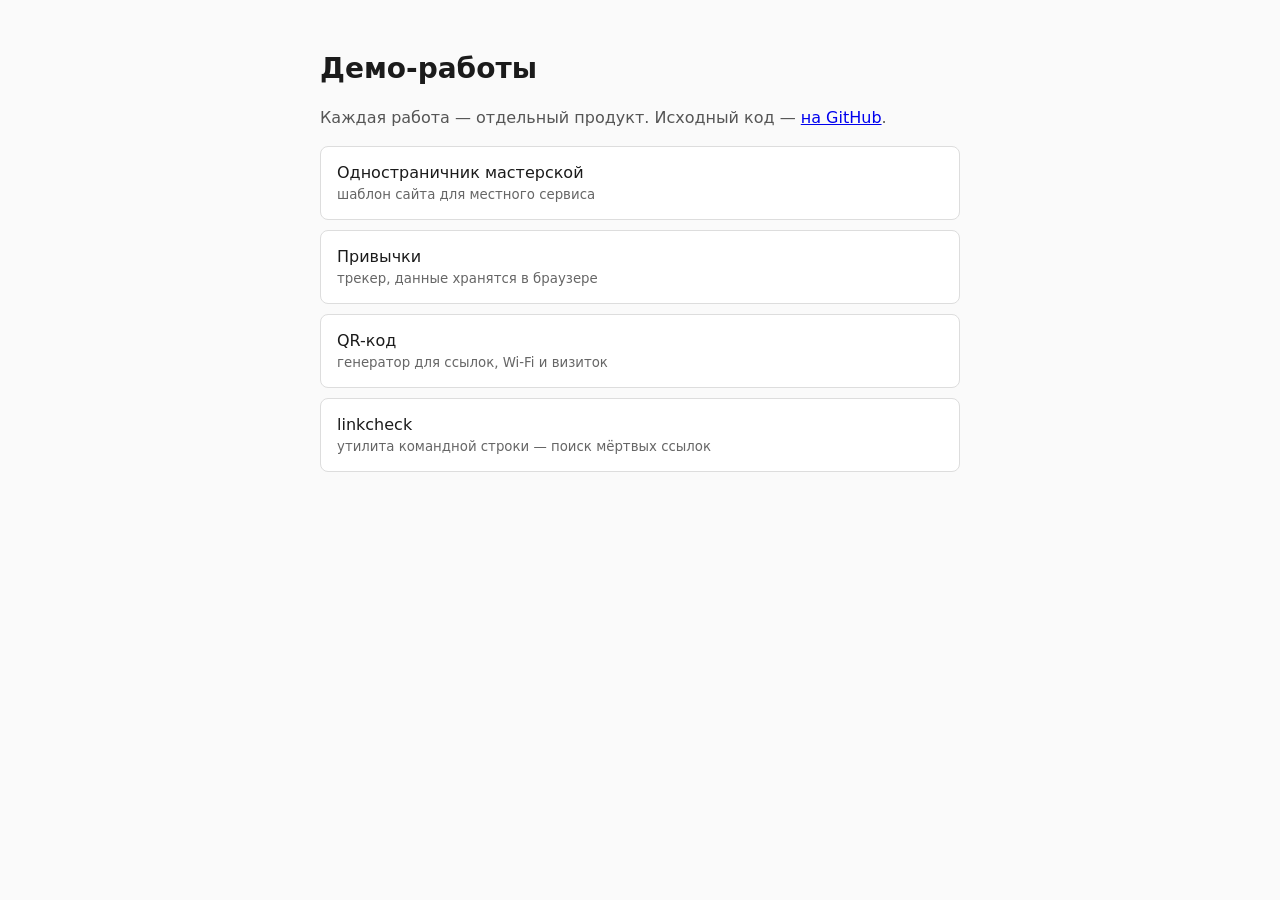
<file: index.html>
<!doctype html>
<html lang="ru">
<head>
  <meta charset="utf-8">
  <meta name="viewport" content="width=device-width, initial-scale=1">
  <title>Демо-работы</title>
  <style>
    body { margin: 0; font: 16px/1.5 system-ui, sans-serif; color: #1b1b1b; background: #fafafa; }
    main { max-width: 640px; margin: 48px auto; padding: 0 16px; }
    h1 { font-size: 28px; margin: 0 0 8px; }
    p { color: #555; }
    ul { list-style: none; padding: 0; display: grid; gap: 10px; }
    li a, li span { display: block; padding: 14px 16px; border: 1px solid #ddd; border-radius: 8px; background: #fff; text-decoration: none; color: inherit; }
    li a:hover { border-color: #999; }
    small { display: block; color: #666; }
  </style>
</head>
<body>
  <main>
    <h1>Демо-работы</h1>
    <p>Каждая работа — отдельный продукт. Исходный код — <a href="https://github.com/Gerazi/vibecoder-demos">на GitHub</a>.</p>
    <ul>
      <li><a href="landing/">Одностраничник мастерской<small>шаблон сайта для местного сервиса</small></a></li>
      <li><a href="habits/">Привычки<small>трекер, данные хранятся в браузере</small></a></li>
      <li><a href="qr/">QR-код<small>генератор для ссылок, Wi-Fi и визиток</small></a></li>
      <li><a href="https://github.com/Gerazi/vibecoder-demos/tree/main/scripts/linkcheck">linkcheck<small>утилита командной строки — поиск мёртвых ссылок</small></a></li>
    </ul>
  </main>
</body>
</html>
</file>
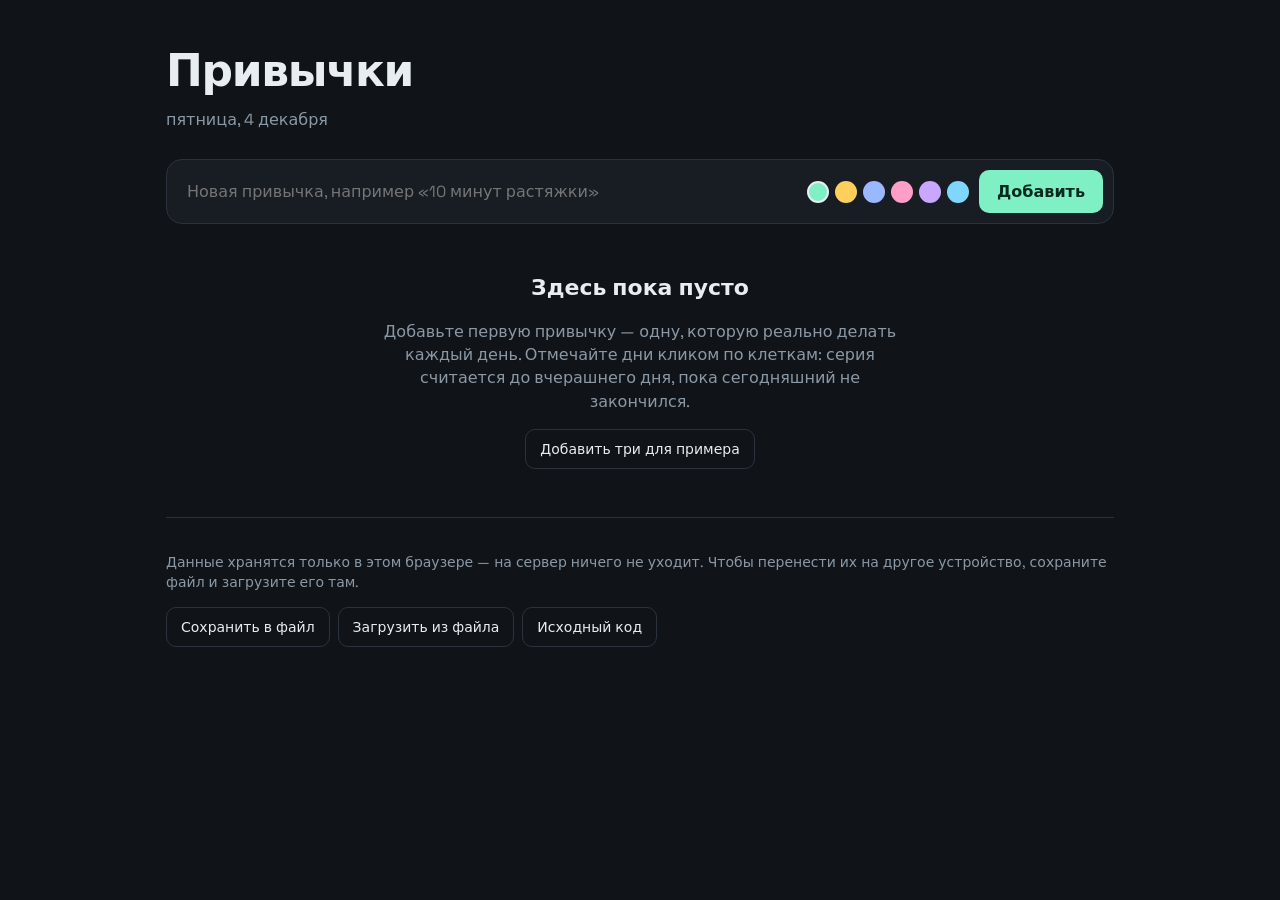
<file: habits/index.html>
<!doctype html>
<html lang="ru">
<head>
  <meta charset="utf-8">
  <meta name="viewport" content="width=device-width, initial-scale=1">
  <title>Привычки — трекер в браузере</title>
  <meta name="description" content="Трекер привычек без регистрации: отмечайте дни, следите за сериями, данные хранятся только в вашем браузере.">
  <meta name="theme-color" content="#101418">
  <link rel="preconnect" href="https://fonts.googleapis.com">
  <link rel="preconnect" href="https://fonts.gstatic.com" crossorigin>
  <link href="https://fonts.googleapis.com/css2?family=Space+Grotesk:wght@400;500;700&display=swap" rel="stylesheet">
  <link rel="stylesheet" href="style.css">
</head>
<body>
  <div class="wrap">
    <header class="head">
      <div>
        <h1>Привычки</h1>
        <p class="sub" id="today-label"></p>
      </div>
      <div class="summary" id="summary" aria-live="polite"></div>
    </header>

    <form id="add-form" class="add" autocomplete="off">
      <label class="visually-hidden" for="habit-name">Новая привычка</label>
      <input id="habit-name" name="name" maxlength="60" placeholder="Новая привычка, например «10 минут растяжки»" required>
      <div class="swatches" role="radiogroup" aria-label="Цвет" id="swatches"></div>
      <button type="submit">Добавить</button>
    </form>

    <div class="days-head" id="days-head" aria-hidden="true"></div>
    <ul class="habits" id="habits"></ul>

    <section class="empty" id="empty" hidden>
      <p class="empty-title">Здесь пока пусто</p>
      <p>Добавьте первую привычку — одну, которую реально делать каждый день. Отмечайте дни кликом по клеткам: серия считается до вчерашнего дня, пока сегодняшний не закончился.</p>
      <button type="button" class="ghost" id="add-examples">Добавить три для примера</button>
    </section>

    <footer class="foot">
      <p>Данные хранятся только в этом браузере — на сервер ничего не уходит. Чтобы перенести их на другое устройство, сохраните файл и загрузите его там.</p>
      <div class="foot-actions">
        <button type="button" class="ghost" id="export">Сохранить в файл</button>
        <label class="ghost file">Загрузить из файла<input type="file" id="import" accept="application/json"></label>
        <a class="ghost" href="https://github.com/Gerazi/vibecoder-demos/tree/main/habits">Исходный код</a>
      </div>
      <p class="notice" id="notice" role="status"></p>
    </footer>
  </div>

  <template id="habit-tpl">
    <li class="habit">
      <div class="habit-main">
        <button type="button" class="habit-name" aria-expanded="false"></button>
        <div class="habit-stats"></div>
      </div>
      <div class="cells"></div>
      <div class="habit-more" hidden>
        <div class="heat" aria-label="Последние 12 недель"></div>
        <div class="habit-tools">
          <button type="button" class="ghost small" data-act="rename">Переименовать</button>
          <button type="button" class="ghost small danger" data-act="delete">Удалить</button>
        </div>
      </div>
    </li>
  </template>

  <script src="app.js"></script>
</body>
</html>
</file>
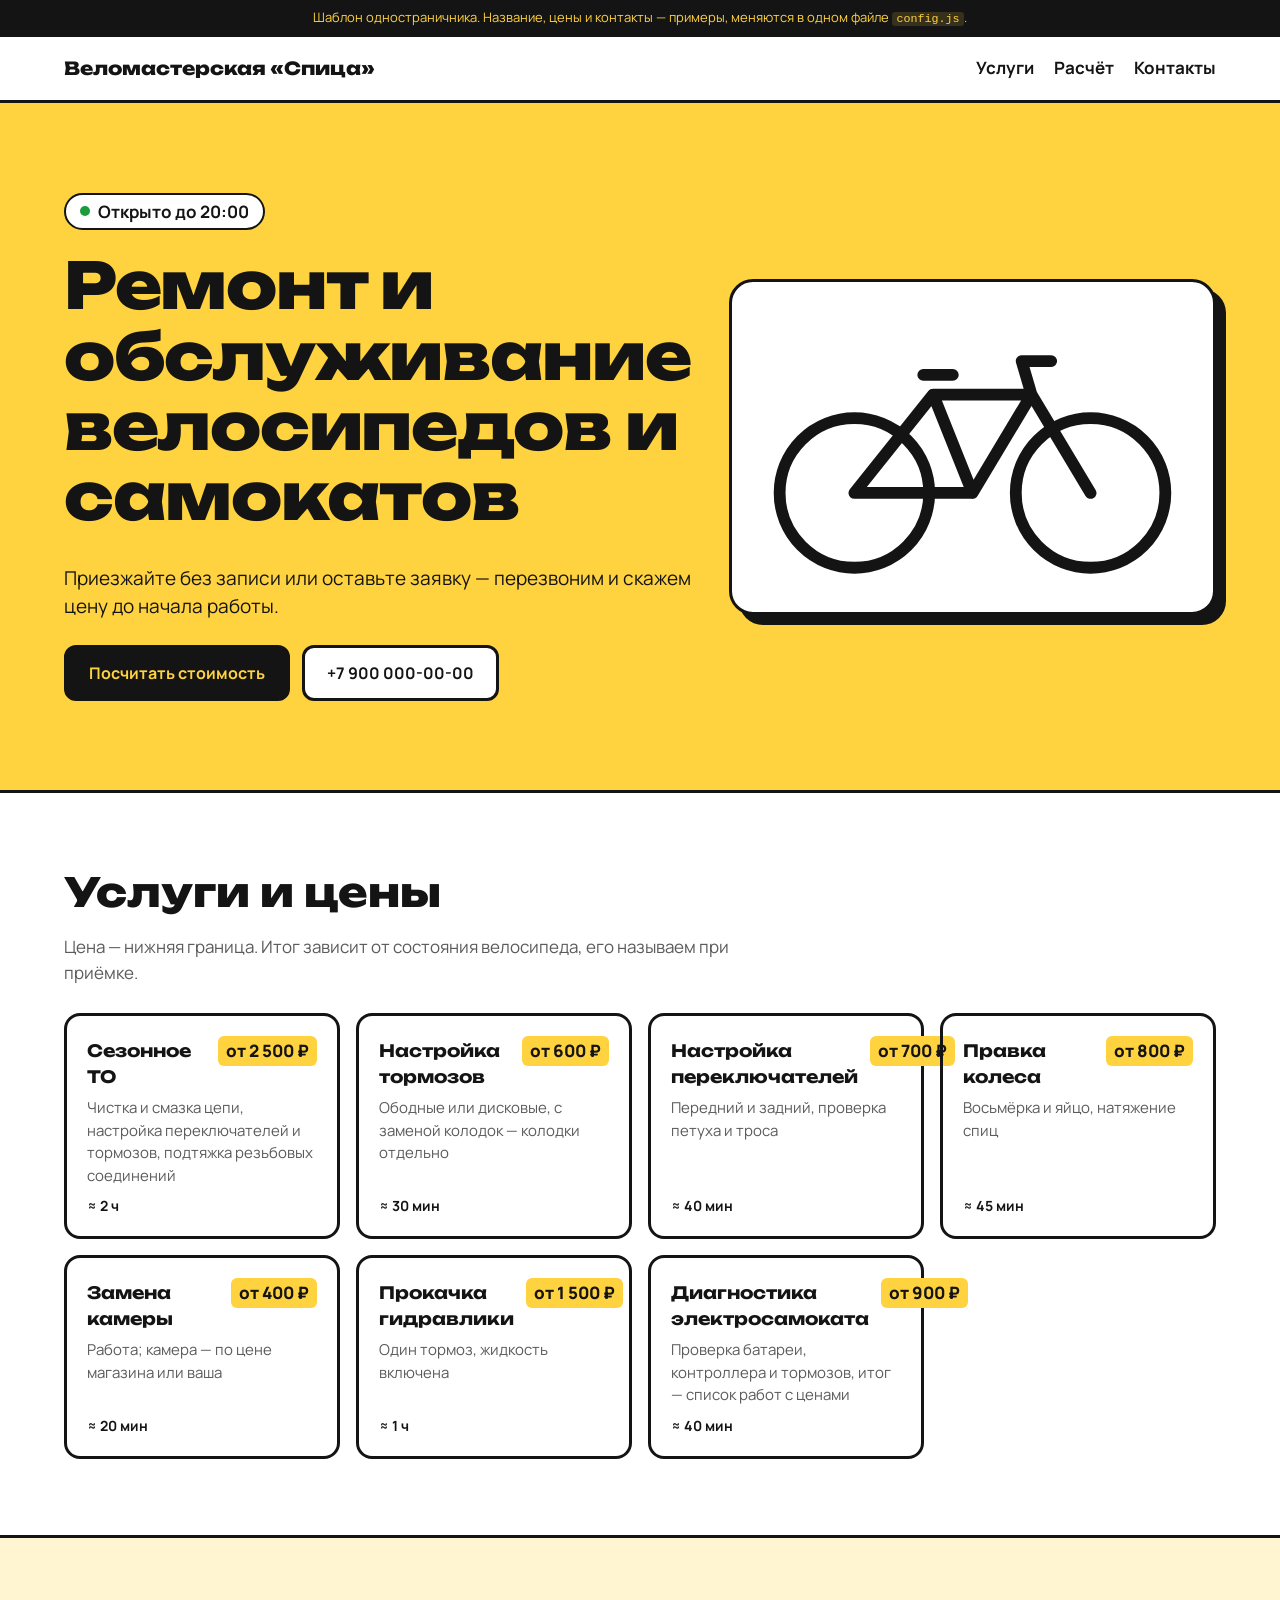
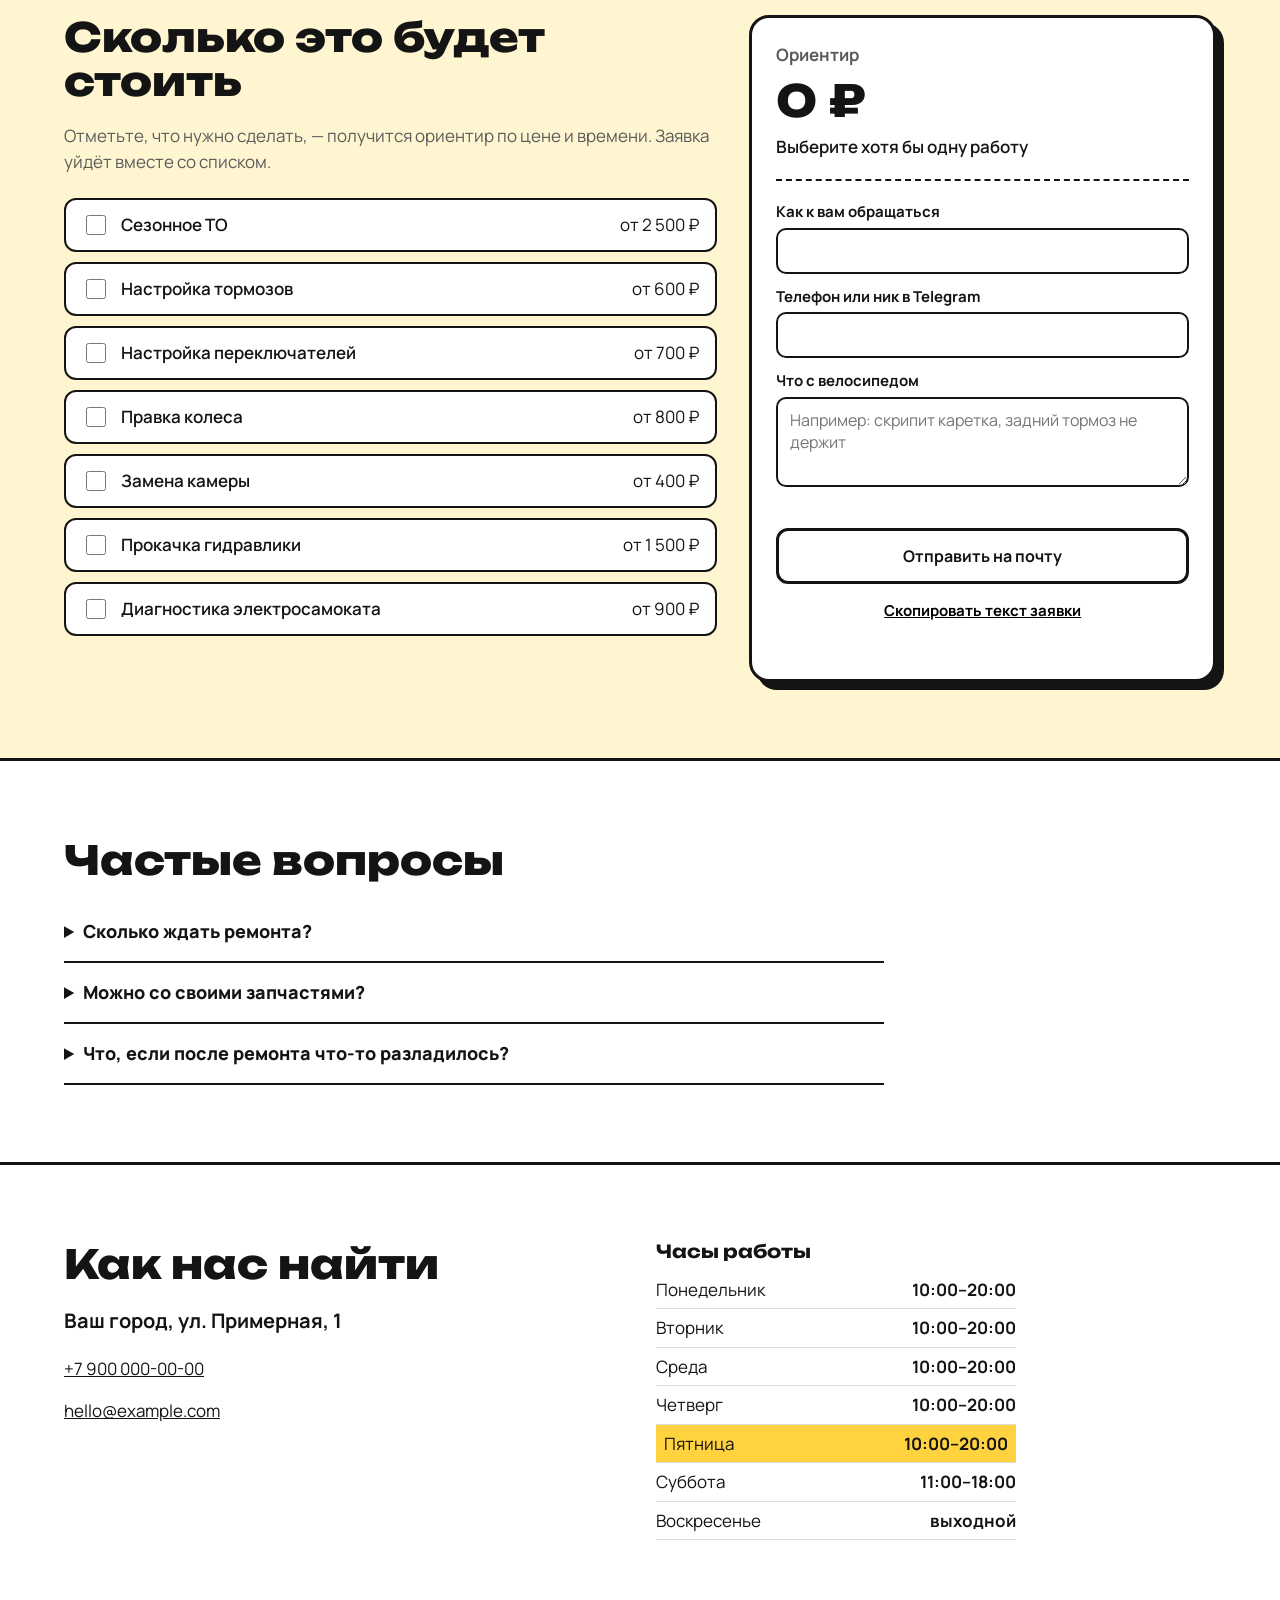
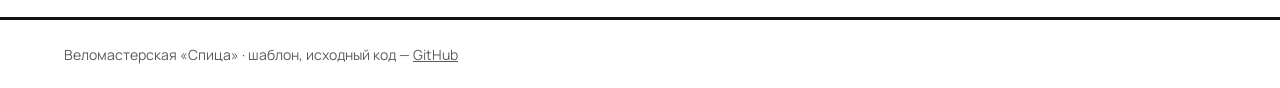
<file: landing/index.html>
<!doctype html>
<html lang="ru">
<head>
  <meta charset="utf-8">
  <meta name="viewport" content="width=device-width, initial-scale=1">
  <title>Веломастерская — шаблон одностраничника</title>
  <meta name="description" content="Шаблон одностраничника для местной мастерской: услуги с ценами, часы работы, расчёт стоимости и заявка в Telegram или на почту.">
  <link rel="preconnect" href="https://fonts.googleapis.com">
  <link rel="preconnect" href="https://fonts.gstatic.com" crossorigin>
  <link href="https://fonts.googleapis.com/css2?family=Unbounded:wght@500;700;800&family=Manrope:wght@400;500;700&display=swap" rel="stylesheet">
  <link rel="stylesheet" href="style.css">
</head>
<body>
  <div class="ribbon">
    Шаблон одностраничника. Название, цены и контакты — примеры, меняются в одном файле <code>config.js</code>.
  </div>

  <header class="top">
    <a class="brand" href="#" data-bind="name"></a>
    <nav class="nav">
      <a href="#services">Услуги</a>
      <a href="#calc">Расчёт</a>
      <a href="#contacts">Контакты</a>
    </nav>
  </header>

  <main>
    <section class="hero">
      <div class="hero-text">
        <p class="status" id="status" aria-live="polite"></p>
        <h1 data-bind="tagline"></h1>
        <p class="lead">Приезжайте без записи или оставьте заявку — перезвоним и скажем цену до начала работы.</p>
        <div class="hero-actions">
          <a class="btn btn-dark" href="#calc">Посчитать стоимость</a>
          <a class="btn btn-line" id="hero-phone" href="#"></a>
        </div>
      </div>
      <div class="hero-card" aria-hidden="true">
        <svg viewBox="0 0 220 140" class="bike">
          <circle cx="50" cy="95" r="38" />
          <circle cx="170" cy="95" r="38" />
          <path d="M50 95 L90 45 L140 45 L170 95 M90 45 L110 95 L140 45 M110 95 L50 95 M85 35 L100 35 M140 45 L135 28 L150 28" />
        </svg>
      </div>
    </section>

    <section id="services" class="section">
      <h2>Услуги и цены</h2>
      <p class="muted">Цена — нижняя граница. Итог зависит от состояния велосипеда, его называем при приёмке.</p>
      <div class="services" id="services-list"></div>
    </section>

    <section id="calc" class="section calc">
      <div>
        <h2>Сколько это будет стоить</h2>
        <p class="muted">Отметьте, что нужно сделать, — получится ориентир по цене и времени. Заявка уйдёт вместе со списком.</p>
        <form id="calc-form" class="calc-list"></form>
      </div>
      <aside class="calc-total" aria-live="polite">
        <p class="calc-label">Ориентир</p>
        <p class="calc-sum" id="calc-sum">0 ₽</p>
        <p class="calc-time" id="calc-time">Выберите хотя бы одну работу</p>

        <form id="request" class="request" novalidate>
          <label>Как к вам обращаться
            <input name="name" autocomplete="name" required>
          </label>
          <label>Телефон или ник в Telegram
            <input name="contact" required>
          </label>
          <label>Что с велосипедом
            <textarea name="comment" rows="3" placeholder="Например: скрипит каретка, задний тормоз не держит"></textarea>
          </label>
          <p class="form-error" id="form-error" role="alert"></p>
          <div class="request-actions">
            <button type="submit" class="btn btn-dark" data-channel="telegram" id="send-telegram">Отправить в Telegram</button>
            <button type="submit" class="btn btn-line" data-channel="email">Отправить на почту</button>
            <button type="button" class="btn-link" id="copy-request">Скопировать текст заявки</button>
          </div>
          <p class="hint" id="copy-hint" aria-live="polite"></p>
        </form>
      </aside>
    </section>

    <section class="section faq">
      <h2>Частые вопросы</h2>
      <div id="faq-list"></div>
    </section>

    <section id="contacts" class="section contacts">
      <div>
        <h2>Как нас найти</h2>
        <p class="address"><span data-bind="city"></span>, <span data-bind="address"></span></p>
        <p><a id="contact-phone" href="#"></a></p>
        <p><a id="contact-email" href="#"></a></p>
      </div>
      <div>
        <h3>Часы работы</h3>
        <table class="hours" id="hours"></table>
      </div>
    </section>
  </main>

  <footer class="foot">
    <span data-bind="name"></span> · шаблон, исходный код — <a href="https://github.com/Gerazi/vibecoder-demos/tree/main/landing">GitHub</a>
  </footer>

  <script src="config.js"></script>
  <script src="script.js"></script>
</body>
</html>
</file>
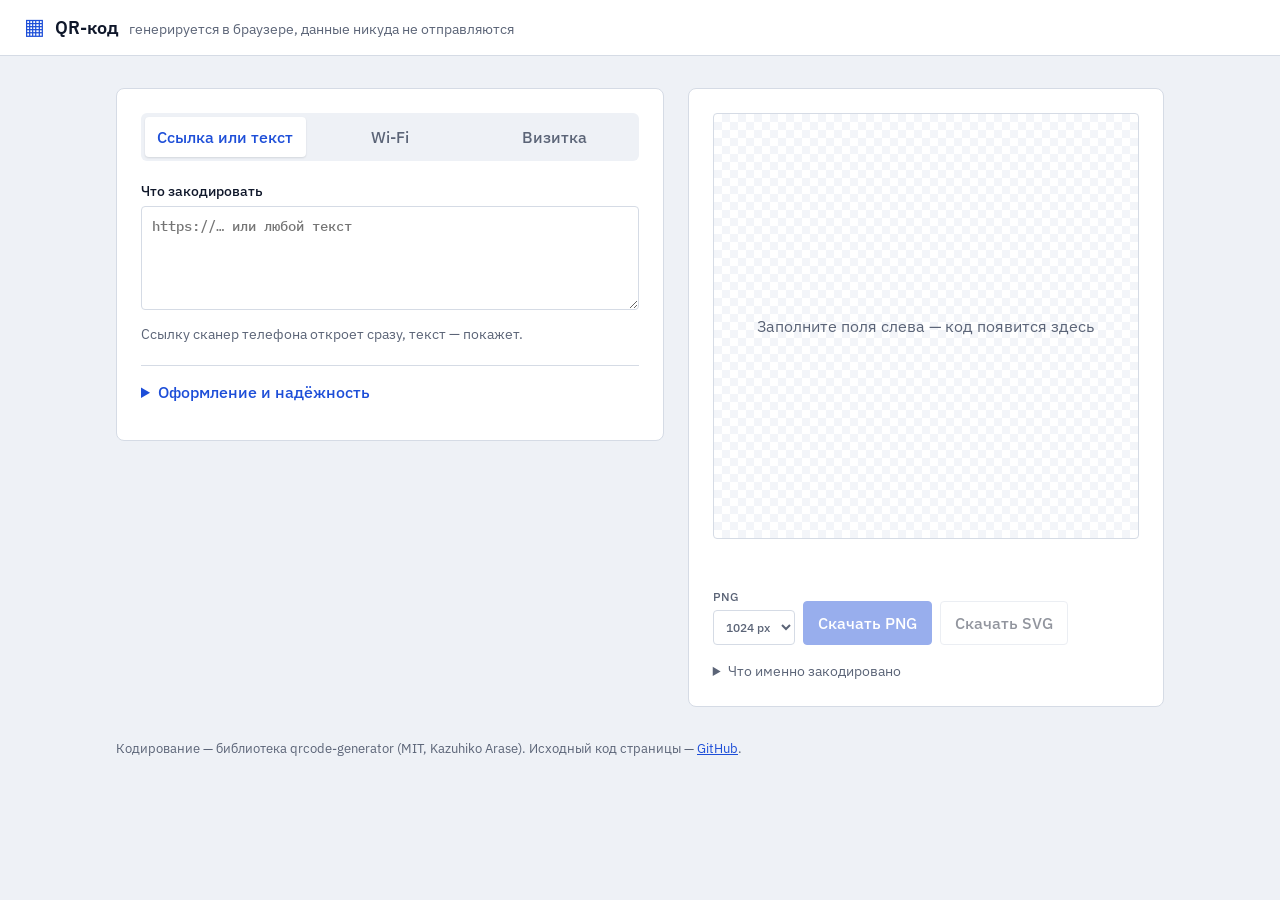
<file: qr/index.html>
<!doctype html>
<html lang="ru">
<head>
  <meta charset="utf-8">
  <meta name="viewport" content="width=device-width, initial-scale=1">
  <title>QR-код — генератор для ссылок, Wi-Fi и визиток</title>
  <meta name="description" content="Генератор QR-кодов прямо в браузере: ссылка или текст, подключение к Wi-Fi, визитка. Скачивание в PNG и SVG, ничего не отправляется на сервер.">
  <link rel="preconnect" href="https://fonts.googleapis.com">
  <link rel="preconnect" href="https://fonts.gstatic.com" crossorigin>
  <link href="https://fonts.googleapis.com/css2?family=IBM+Plex+Sans:wght@400;500;600&family=IBM+Plex+Mono:wght@500&display=swap" rel="stylesheet">
  <link rel="stylesheet" href="style.css">
</head>
<body>
  <header class="bar">
    <span class="logo" aria-hidden="true">▦</span>
    <span class="title">QR-код</span>
    <span class="bar-note">генерируется в браузере, данные никуда не отправляются</span>
  </header>

  <main class="layout">
    <section class="panel">
      <div class="tabs" role="tablist" aria-label="Что закодировать">
        <button role="tab" aria-selected="true" data-mode="text" id="tab-text">Ссылка или текст</button>
        <button role="tab" aria-selected="false" data-mode="wifi" id="tab-wifi">Wi-Fi</button>
        <button role="tab" aria-selected="false" data-mode="vcard" id="tab-vcard">Визитка</button>
      </div>

      <form id="form" autocomplete="off">
        <fieldset data-mode="text">
          <label>Что закодировать
            <textarea name="text" rows="4" placeholder="https://… или любой текст"></textarea>
          </label>
          <p class="hint">Ссылку сканер телефона откроет сразу, текст — покажет.</p>
        </fieldset>

        <fieldset data-mode="wifi" hidden>
          <label>Название сети (SSID)
            <input name="ssid" placeholder="Как сеть видна в списке">
          </label>
          <label>Пароль
            <input name="password" type="text" placeholder="Пусто — сеть без пароля">
          </label>
          <div class="row">
            <label>Защита
              <select name="security">
                <option value="WPA">WPA / WPA2 / WPA3</option>
                <option value="WEP">WEP</option>
                <option value="nopass">Без пароля</option>
              </select>
            </label>
            <label class="check"><input type="checkbox" name="hidden"> Скрытая сеть</label>
          </div>
          <p class="hint">Гость наводит камеру — телефон предлагает подключиться, пароль вводить не нужно.</p>
        </fieldset>

        <fieldset data-mode="vcard" hidden>
          <div class="row">
            <label>Имя <input name="first" autocomplete="off"></label>
            <label>Фамилия <input name="last" autocomplete="off"></label>
          </div>
          <label>Телефон <input name="phone" type="tel"></label>
          <label>Почта <input name="email" type="email"></label>
          <div class="row">
            <label>Компания <input name="org"></label>
            <label>Должность <input name="role"></label>
          </div>
          <label>Сайт <input name="url" placeholder="https://"></label>
          <p class="hint">После сканирования телефон предложит сохранить контакт.</p>
        </fieldset>

        <details class="options">
          <summary>Оформление и надёжность</summary>
          <div class="row">
            <label>Цвет кода <input type="color" name="fg" value="#111827"></label>
            <label>Фон <input type="color" name="bg" value="#ffffff"></label>
            <label>Поле вокруг
              <select name="margin">
                <option value="0">без поля</option>
                <option value="2">узкое</option>
                <option value="4" selected>стандартное</option>
                <option value="6">широкое</option>
              </select>
            </label>
          </div>
          <label>Коррекция ошибок
            <select name="ecc">
              <option value="L">L — 7%: больше данных влезет</option>
              <option value="M" selected>M — 15%: обычный выбор</option>
              <option value="Q">Q — 25%: для печати на улице</option>
              <option value="H">H — 30%: если поверх будет логотип</option>
            </select>
          </label>
        </details>
      </form>
    </section>

    <section class="preview">
      <div class="canvas-wrap" id="canvas-wrap">
        <canvas id="canvas" width="320" height="320" aria-label="QR-код"></canvas>
        <p class="placeholder" id="placeholder">Заполните поля слева — код появится здесь</p>
      </div>
      <p class="warn" id="warn" role="alert"></p>
      <p class="meta" id="meta"></p>
      <div class="actions">
        <label class="size">PNG
          <select id="png-size">
            <option value="512">512 px</option>
            <option value="1024" selected>1024 px</option>
            <option value="2048">2048 px</option>
          </select>
        </label>
        <button type="button" id="dl-png" class="primary" disabled>Скачать PNG</button>
        <button type="button" id="dl-svg" disabled>Скачать SVG</button>
      </div>
      <details class="raw">
        <summary>Что именно закодировано</summary>
        <pre id="raw"></pre>
      </details>
    </section>
  </main>

  <footer class="foot">
    Кодирование — библиотека qrcode-generator (MIT, Kazuhiko Arase). Исходный код страницы —
    <a href="https://github.com/Gerazi/vibecoder-demos/tree/main/qr">GitHub</a>.
  </footer>

  <script src="vendor/qrcode.js"></script>
  <script src="app.js"></script>
</body>
</html>
</file>
<file: habits/style.css>
:root {
  --bg: #101418;
  --panel: #171d23;
  --panel-2: #1f262e;
  --line: #2a333d;
  --text: #e8edf2;
  --muted: #8b98a5;
  --accent: #7ef0c4;
  --danger: #ff7a7a;
  --font: "Space Grotesk", system-ui, sans-serif;
  color-scheme: dark;
}
* { box-sizing: border-box; }
[hidden] { display: none !important; }
body { margin: 0; background: var(--bg); color: var(--text); font-family: var(--font); font-size: 16px; line-height: 1.45; }
button, input { font: inherit; color: inherit; }
.visually-hidden { position: absolute; width: 1px; height: 1px; overflow: hidden; clip: rect(0 0 0 0); }

.wrap { max-width: 980px; margin: 0 auto; padding: 40px 16px 64px; }
.head { display: flex; justify-content: space-between; align-items: flex-end; gap: 16px; flex-wrap: wrap; margin-bottom: 28px; }
h1 { margin: 0; font-size: 44px; letter-spacing: -0.03em; }
.sub { margin: 4px 0 0; color: var(--muted); }
.summary { display: flex; gap: 10px; flex-wrap: wrap; }
.pill { background: var(--panel); border: 1px solid var(--line); border-radius: 12px; padding: 8px 14px; }
.pill b { display: block; font-size: 22px; }
.pill span { color: var(--muted); font-size: 13px; }

.add { display: flex; gap: 10px; align-items: center; background: var(--panel); border: 1px solid var(--line); border-radius: 16px; padding: 10px; flex-wrap: wrap; }
.add input { flex: 1 1 240px; background: transparent; border: 0; padding: 10px; outline: none; min-width: 0; }
.add button { background: var(--accent); color: #062a1d; border: 0; border-radius: 10px; padding: 10px 18px; font-weight: 700; cursor: pointer; }
.swatches { display: flex; gap: 6px; }
.add .swatch { flex: none; width: 22px; height: 22px; border-radius: 50%; border: 2px solid transparent; cursor: pointer; padding: 0; }
.add .swatch[aria-checked="true"] { border-color: var(--text); }
:focus-visible { outline: 2px solid var(--accent); outline-offset: 2px; }

.days-head, .cells { display: grid; grid-template-columns: repeat(var(--days), 36px); gap: 6px; }
.days-head { justify-content: end; margin: 28px 0 8px; padding-right: 17px; color: var(--muted); font-size: 12px; text-align: center; }
.days-head .today { color: var(--accent); font-weight: 700; }

.habits { list-style: none; margin: 0; padding: 0; display: grid; gap: 10px; }
.habit { background: var(--panel); border: 1px solid var(--line); border-radius: 16px; padding: 14px 16px; display: grid; grid-template-columns: 1fr auto; gap: 12px 16px; align-items: center; }
.habit-main { min-width: 0; }
.habit-name { background: none; border: 0; padding: 0; font-size: 18px; font-weight: 700; cursor: pointer; text-align: left; display: flex; gap: 10px; align-items: center; max-width: 100%; }
.habit-name::before { content: ""; flex: none; width: 10px; height: 10px; border-radius: 50%; background: var(--c); }
.habit-name span { overflow: hidden; text-overflow: ellipsis; white-space: nowrap; }
.habit-stats { color: var(--muted); font-size: 13px; margin-top: 4px; }
.habit-stats b { color: var(--text); }

.cell { width: 36px; height: 36px; border-radius: 10px; border: 1px solid var(--line); background: var(--panel-2); cursor: pointer; display: grid; place-items: center; font-size: 12px; color: var(--muted); padding: 0; }
.cell:hover { border-color: var(--c); }
.cell.done { background: var(--c); border-color: var(--c); color: #0b0f12; font-weight: 700; }
.cell.today { box-shadow: inset 0 0 0 2px var(--text); }

.habit-more { grid-column: 1 / -1; border-top: 1px solid var(--line); padding-top: 14px; display: flex; justify-content: space-between; gap: 16px; flex-wrap: wrap; align-items: flex-end; }
.heat { display: grid; grid-auto-flow: column; grid-template-rows: repeat(7, 12px); gap: 3px; }
.heat i { display: block; width: 12px; height: 12px; border-radius: 3px; background: var(--panel-2); }
.heat i.done { background: var(--c); }
.heat i.future { visibility: hidden; }
.habit-tools { display: flex; gap: 8px; }

.ghost { background: transparent; border: 1px solid var(--line); border-radius: 10px; padding: 9px 14px; cursor: pointer; color: var(--text); text-decoration: none; font-size: 14px; display: inline-block; }
.ghost:hover { border-color: var(--muted); }
.small { padding: 6px 10px; font-size: 13px; }
.danger { color: var(--danger); }
.file input { display: none; }

.empty { text-align: center; color: var(--muted); max-width: 520px; margin: 48px auto; }
.empty-title { color: var(--text); font-size: 22px; font-weight: 700; margin: 0 0 8px; }

.foot { margin-top: 48px; color: var(--muted); font-size: 14px; border-top: 1px solid var(--line); padding-top: 20px; }
.foot-actions { display: flex; gap: 8px; flex-wrap: wrap; }
.notice { min-height: 1.4em; color: var(--accent); }

@media (max-width: 640px) {
  h1 { font-size: 34px; }
  .habit { grid-template-columns: 1fr; }
  .days-head { display: none; }
  .cells { justify-content: space-between; grid-template-columns: repeat(var(--days), minmax(0, 36px)); }
  .cell { width: 100%; aspect-ratio: 1; height: auto; }
}
</file>
<file: landing/style.css>
:root {
  --yellow: #ffd23f;
  --black: #141414;
  --white: #ffffff;
  --grey: #5b5b5b;
  --line: #141414;
  --soft: #fff6d1;
  --head: "Unbounded", system-ui, sans-serif;
  --body: "Manrope", system-ui, sans-serif;
}

* { box-sizing: border-box; }
[hidden] { display: none !important; }
html { scroll-behavior: smooth; }
body {
  margin: 0;
  font-family: var(--body);
  color: var(--black);
  background: var(--white);
  font-size: 17px;
  line-height: 1.5;
}
a { color: inherit; }
h1, h2, h3 { font-family: var(--head); line-height: 1.1; margin: 0 0 0.5em; }
h2 { font-size: clamp(26px, 4vw, 40px); font-weight: 800; }
h3 { font-size: 18px; font-weight: 700; }
code { font-size: 0.9em; background: rgba(0,0,0,.08); padding: 0 4px; border-radius: 3px; }

.ribbon {
  background: var(--black);
  color: var(--yellow);
  font-size: 13px;
  padding: 8px 16px;
  text-align: center;
}
.ribbon code { background: rgba(255,210,63,.15); }

.top {
  display: flex;
  justify-content: space-between;
  align-items: center;
  gap: 16px;
  padding: 18px clamp(16px, 5vw, 64px);
  border-bottom: 3px solid var(--line);
  flex-wrap: wrap;
}
.brand { font-family: var(--head); font-weight: 800; text-decoration: none; font-size: 18px; }
.nav { display: flex; gap: 20px; font-weight: 700; }
.nav a { text-decoration: none; border-bottom: 2px solid transparent; }
.nav a:hover { border-color: var(--black); }

.hero {
  background: var(--yellow);
  display: grid;
  grid-template-columns: 1.3fr 1fr;
  gap: 32px;
  padding: clamp(40px, 7vw, 96px) clamp(16px, 5vw, 64px);
  border-bottom: 3px solid var(--line);
  align-items: center;
}
.hero h1 { font-size: clamp(32px, 5.5vw, 64px); font-weight: 800; letter-spacing: -0.02em; }
.lead { font-size: 19px; max-width: 34em; }
.status {
  display: inline-flex;
  align-items: center;
  gap: 8px;
  font-weight: 700;
  background: var(--white);
  border: 2px solid var(--line);
  border-radius: 999px;
  padding: 4px 14px;
  margin: 0 0 20px;
}
.status::before { content: ""; width: 10px; height: 10px; border-radius: 50%; background: #1a9c3c; }
.status.closed::before { background: #d6322b; }
.hero-actions { display: flex; gap: 12px; flex-wrap: wrap; margin-top: 24px; }
.hero-card {
  background: var(--white);
  border: 3px solid var(--line);
  border-radius: 24px;
  box-shadow: 10px 10px 0 var(--black);
  padding: 24px;
}
.bike { width: 100%; height: auto; fill: none; stroke: var(--black); stroke-width: 6; stroke-linecap: round; stroke-linejoin: round; }

.btn {
  display: inline-flex;
  align-items: center;
  justify-content: center;
  font: 700 16px var(--body);
  padding: 14px 22px;
  border-radius: 12px;
  border: 3px solid var(--line);
  cursor: pointer;
  text-decoration: none;
  transition: transform .12s ease, box-shadow .12s ease;
}
.btn:hover { transform: translate(-2px, -2px); box-shadow: 4px 4px 0 var(--black); }
.btn:active { transform: none; box-shadow: none; }
.btn-dark { background: var(--black); color: var(--yellow); }
.btn-line { background: var(--white); color: var(--black); }
.btn-link { background: none; border: 0; padding: 8px 0; font: 700 15px var(--body); text-decoration: underline; cursor: pointer; }

.section { padding: clamp(40px, 6vw, 80px) clamp(16px, 5vw, 64px); border-bottom: 3px solid var(--line); }
.muted { color: var(--grey); max-width: 42em; }

.services {
  display: grid;
  grid-template-columns: repeat(auto-fit, minmax(260px, 1fr));
  gap: 16px;
  margin-top: 28px;
}
.service {
  border: 3px solid var(--line);
  border-radius: 16px;
  padding: 20px;
  display: flex;
  flex-direction: column;
  gap: 8px;
}
.service-head { display: flex; justify-content: space-between; gap: 12px; align-items: baseline; }
.service-title { font-family: var(--head); font-size: 17px; font-weight: 700; }
.service-price { font-weight: 800; white-space: nowrap; background: var(--yellow); padding: 2px 8px; border-radius: 6px; }
.service-note { color: var(--grey); font-size: 15px; margin: 0; }
.service-time { font-size: 14px; font-weight: 700; margin: auto 0 0; }

.calc { display: grid; grid-template-columns: 1.4fr 1fr; gap: 32px; background: var(--soft); align-items: start; }
.calc-list { display: grid; gap: 10px; margin-top: 24px; }
.calc-item {
  display: flex;
  gap: 12px;
  align-items: center;
  background: var(--white);
  border: 2px solid var(--line);
  border-radius: 12px;
  padding: 12px 16px;
  cursor: pointer;
}
.calc-item input { width: 20px; height: 20px; accent-color: var(--black); }
.calc-item span:nth-child(2) { flex: 1; font-weight: 600; }
.calc-item:has(input:checked) { background: var(--yellow); }
.calc-total {
  position: sticky;
  top: 16px;
  background: var(--white);
  border: 3px solid var(--line);
  border-radius: 20px;
  box-shadow: 8px 8px 0 var(--black);
  padding: 24px;
}
.calc-label { margin: 0; font-weight: 700; color: var(--grey); }
.calc-sum { font-family: var(--head); font-size: 44px; font-weight: 800; margin: 0; }
.calc-time { margin: 0 0 20px; font-weight: 600; }
.request { display: grid; gap: 12px; border-top: 2px dashed var(--line); padding-top: 20px; }
.request label { display: grid; gap: 4px; font-weight: 700; font-size: 15px; }
.request input, .request textarea {
  font: 16px var(--body);
  border: 2px solid var(--line);
  border-radius: 10px;
  padding: 10px 12px;
  width: 100%;
}
.request input:focus, .request textarea:focus, .btn:focus-visible, .calc-item:focus-within {
  outline: 3px solid #2f6bff;
  outline-offset: 2px;
}
.request-actions { display: grid; gap: 8px; }
.form-error { color: #b3261e; font-weight: 700; margin: 0; min-height: 1em; }
.hint { margin: 0; font-size: 14px; color: var(--grey); min-height: 1em; }

.faq details { border-bottom: 2px solid var(--line); padding: 16px 0; max-width: 820px; }
.faq summary { font-weight: 800; cursor: pointer; font-size: 18px; }
.faq p { margin: 8px 0 0; color: var(--grey); }

.contacts { display: grid; grid-template-columns: 1fr 1fr; gap: 32px; }
.address { font-size: 20px; font-weight: 700; }
.hours { border-collapse: collapse; width: 100%; max-width: 360px; }
.hours td { padding: 6px 0; border-bottom: 1px solid #ddd; }
.hours td:last-child { text-align: right; font-weight: 700; }
.hours tr.today td { background: var(--yellow); }
.hours tr.today td:first-child { padding-left: 8px; }
.hours tr.today td:last-child { padding-right: 8px; }

.foot { padding: 24px clamp(16px, 5vw, 64px); font-size: 14px; color: var(--grey); }

@media (max-width: 800px) {
  .hero, .calc, .contacts { grid-template-columns: 1fr; }
  .hero-card { display: none; }
  .calc-total { position: static; }
  .nav { gap: 14px; font-size: 15px; }
}
</file>
<file: qr/style.css>
:root {
  --bg: #eef1f6;
  --panel: #ffffff;
  --text: #0f172a;
  --muted: #5b6477;
  --line: #d5dbe5;
  --blue: #1d4ed8;
  --blue-soft: #e3ebff;
  --warn: #b45309;
  --font: "IBM Plex Sans", system-ui, sans-serif;
  --mono: "IBM Plex Mono", ui-monospace, monospace;
}
* { box-sizing: border-box; }
[hidden] { display: none !important; }
body { margin: 0; background: var(--bg); color: var(--text); font: 16px/1.5 var(--font); }
button, input, select, textarea { font: inherit; color: inherit; }

.bar { display: flex; align-items: baseline; gap: 10px; padding: 14px 24px; background: var(--panel); border-bottom: 1px solid var(--line); flex-wrap: wrap; }
.logo { color: var(--blue); font-size: 22px; line-height: 1; }
.title { font-weight: 600; font-size: 18px; }
.bar-note { color: var(--muted); font-size: 14px; }

.layout { max-width: 1080px; margin: 32px auto; padding: 0 16px; display: grid; grid-template-columns: 1.15fr 1fr; gap: 24px; align-items: start; }
.panel, .preview { background: var(--panel); border: 1px solid var(--line); border-radius: 8px; padding: 24px; }

.tabs { display: flex; gap: 4px; background: var(--bg); padding: 4px; border-radius: 6px; margin-bottom: 20px; }
.tabs button { flex: 1; border: 0; background: transparent; padding: 8px 10px; border-radius: 4px; cursor: pointer; font-weight: 500; color: var(--muted); }
.tabs button[aria-selected="true"] { background: var(--panel); color: var(--blue); box-shadow: 0 1px 2px rgba(15, 23, 42, .12); }

fieldset { border: 0; margin: 0; padding: 0; display: grid; gap: 14px; }
label { display: grid; gap: 4px; font-size: 14px; font-weight: 500; }
input:not([type="checkbox"]):not([type="color"]), select, textarea {
  border: 1px solid var(--line); border-radius: 4px; padding: 9px 10px; background: #fff; width: 100%;
}
textarea { resize: vertical; font-family: var(--mono); font-size: 14px; }
input[type="color"] { width: 100%; height: 40px; border: 1px solid var(--line); border-radius: 4px; padding: 2px; background: #fff; }
:focus-visible, input:focus, select:focus, textarea:focus { outline: 2px solid var(--blue); outline-offset: 1px; }
.row { display: grid; grid-template-columns: repeat(auto-fit, minmax(140px, 1fr)); gap: 12px; align-items: end; }
.check { display: flex; align-items: center; gap: 8px; padding-bottom: 10px; }
.hint { margin: 0; color: var(--muted); font-size: 14px; }

.options { margin-top: 20px; border-top: 1px solid var(--line); padding-top: 14px; }
.options summary { cursor: pointer; font-weight: 500; color: var(--blue); margin-bottom: 12px; }
.options > * + * { margin-top: 12px; }

.preview { position: sticky; top: 16px; }
.canvas-wrap { position: relative; background: repeating-conic-gradient(#f3f5f9 0 25%, #fff 0 50%) 0 0 / 16px 16px; border: 1px solid var(--line); border-radius: 4px; display: grid; place-items: center; aspect-ratio: 1; }
canvas { width: 80%; height: auto; image-rendering: pixelated; }
.canvas-wrap.empty canvas { visibility: hidden; }
.placeholder { position: absolute; inset: 0; display: none; place-items: center; text-align: center; padding: 24px; color: var(--muted); margin: 0; }
.canvas-wrap.empty .placeholder { display: grid; }
.warn { color: var(--warn); font-size: 14px; min-height: 1.5em; margin: 12px 0 0; }
.meta { color: var(--muted); font-size: 13px; margin: 0; font-family: var(--mono); }

.actions { display: flex; gap: 8px; margin-top: 16px; flex-wrap: wrap; align-items: end; }
.actions button { border: 1px solid var(--line); background: #fff; border-radius: 4px; padding: 9px 14px; cursor: pointer; font-weight: 500; }
.actions button.primary { background: var(--blue); border-color: var(--blue); color: #fff; }
.actions button:disabled { opacity: .45; cursor: not-allowed; }
.size { display: grid; font-size: 12px; color: var(--muted); }
.size select { padding: 8px; }

.raw { margin-top: 16px; font-size: 14px; }
.raw summary { cursor: pointer; color: var(--muted); }
.raw pre { background: var(--bg); padding: 10px; border-radius: 4px; white-space: pre-wrap; word-break: break-all; font-family: var(--mono); font-size: 12px; max-height: 180px; overflow: auto; }

.foot { max-width: 1080px; margin: 0 auto 32px; padding: 0 16px; color: var(--muted); font-size: 13px; }
.foot a { color: var(--blue); }

@media (max-width: 820px) {
  .layout { grid-template-columns: 1fr; margin-top: 16px; }
  .preview { position: static; }
}
</file>
